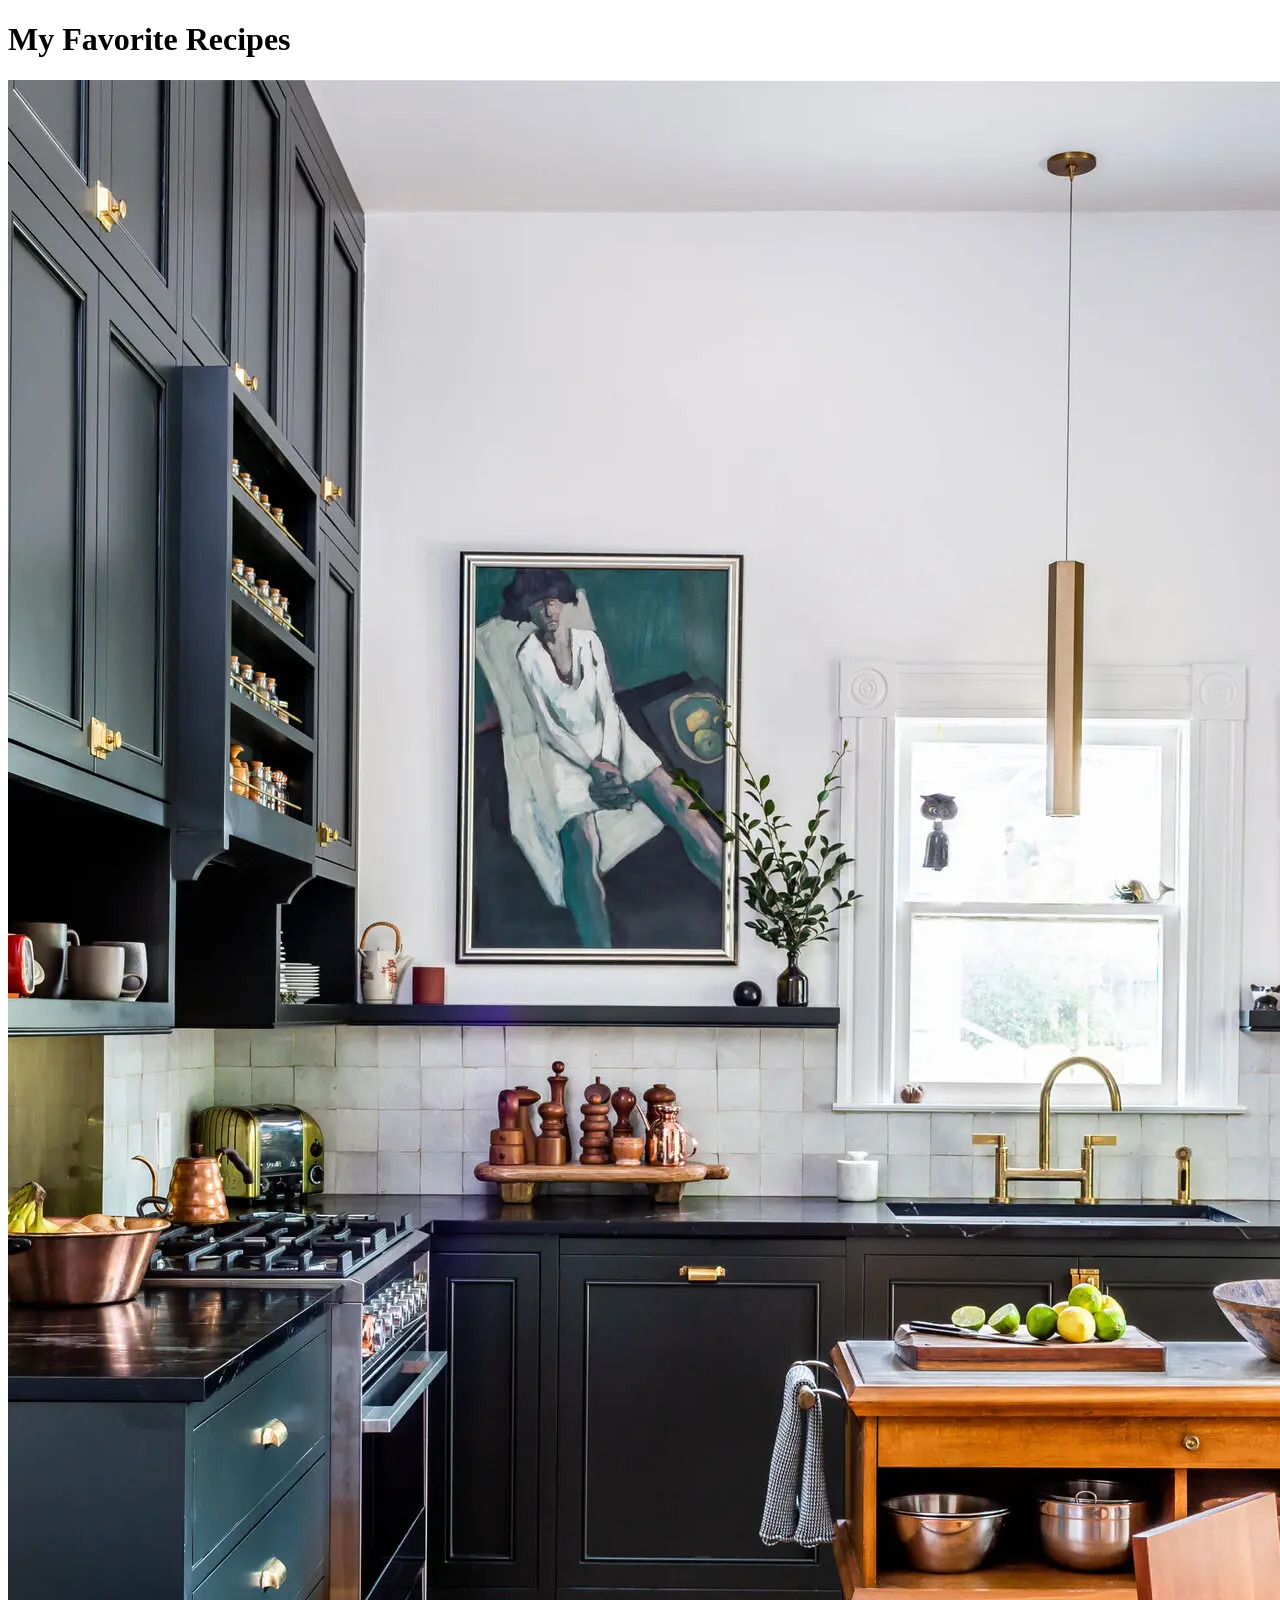
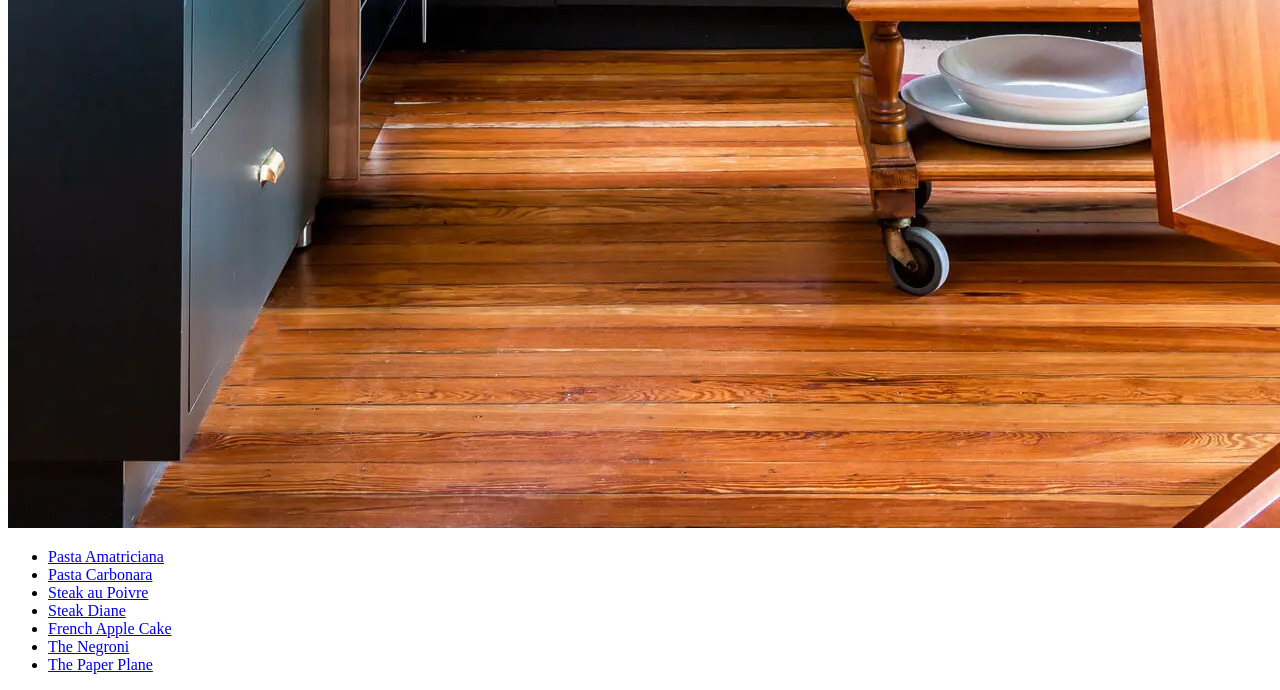
<file: index.html>
<!DOCTYPE html>
<html lang="en">
<head>
  <meta charset="UTF-8">
  <meta name="viewport" content="width=device-width, initial-scale=1.0">
  <title>My Favorite Recipes</title>
</head>
<body>
  <div>
    <h1>My Favorite Recipes</h1>
  </div>
  <div>
    <img src="./images/kitchen.jpg" alt="A Kitchen">
  </div>
  <div>
    <ul>
      <li><a href="./pages/amatriciana.html">Pasta Amatriciana</a></li>
      <li><a href="./pages/carbonara.html">Pasta Carbonara</a></li>
      <li><a href="./pages/steak-au-poivre.html">Steak au Poivre</a></li>
      <li><a href="./pages/steak-diane.html">Steak Diane</a></li>
      <li><a href="./pages/apple-cake.html">French Apple Cake</a></li>
      <li><a href="./pages/negroni.html">The Negroni</a></li>
      <li><a href="./pages/paper-plane.html">The Paper Plane</a></li>
    </ul>
  </div>
</body>
</html>
</file>
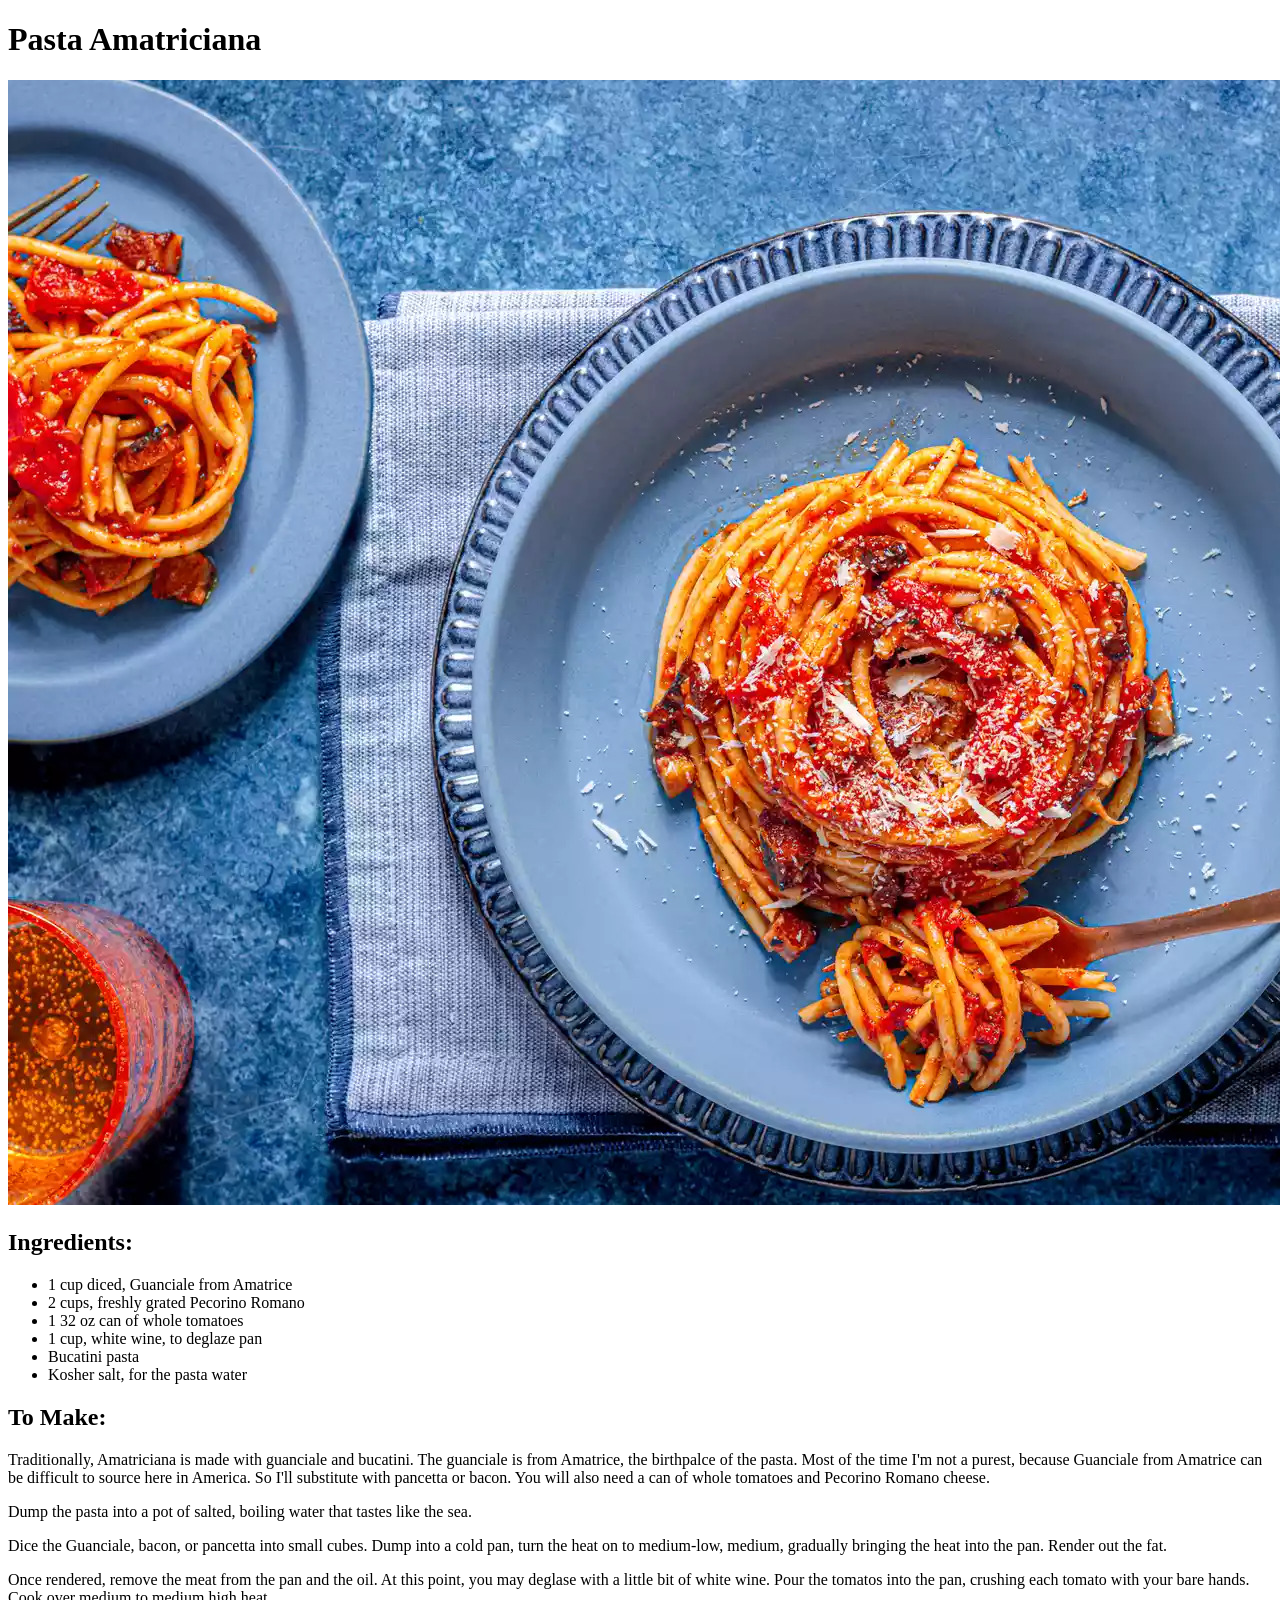
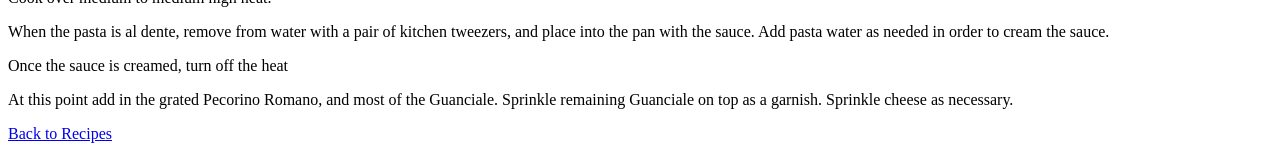
<file: pages/amatriciana.html>
<!DOCTYPE html>
<html lang="en">
<head>
  <meta charset="UTF-8">
  <meta name="viewport" content="width=device-width, initial-scale=1.0">
  <title>Pasta Amatriciana</title>
</head>
<body>
  <div>
    <h1>Pasta Amatriciana</h1>
  </div>

  <div>
    <img src="../images/amatriciana.jpg" alt="Pasta Amatriciana">
  </div>

  <div>
    <h2>Ingredients:</h2>
    <ul>
      <li>1 cup diced, Guanciale from Amatrice</li>
      <li>2 cups, freshly grated Pecorino Romano</li>
      <li>1 32 oz can of whole tomatoes</li>
      <li>1 cup, white wine, to deglaze pan</li>
      <li>Bucatini pasta</li>
      <li>Kosher salt, for the pasta water</li>
    </ul>
  </div>

  <div>
    <h2>To Make:</h2>
  </div>

  <div>
    <p>Traditionally, Amatriciana is made with guanciale and bucatini.  The guanciale is from Amatrice, the birthpalce of the pasta.  Most of the time I'm not a purest, because Guanciale from Amatrice can be difficult to source here in America.  So I'll substitute with pancetta or bacon.  You will also need a can of whole tomatoes and Pecorino Romano cheese.</p>
    <p>Dump the pasta into a pot of salted, boiling water that tastes like the sea.</p>
    <p>Dice the Guanciale, bacon, or pancetta into small cubes.  Dump into a cold pan, turn the heat on to medium-low, medium, gradually bringing the heat into the pan.  Render out the fat.</p>
    <p>Once rendered, remove the meat from the pan and the oil.  At this point, you may deglase with a little bit of white wine.  Pour the tomatos into the pan, crushing each tomato with your bare hands.  Cook over medium to medium high heat.</p>
    <p>When the pasta is al dente, remove from water with a pair of kitchen tweezers, and place into the pan with the sauce.  Add pasta water as needed in order to cream the sauce.</p>
    <p>Once the sauce is creamed, turn off the heat</p>
    <p>At this point add in the grated Pecorino Romano, and most of the Guanciale.  Sprinkle remaining Guanciale on top as a garnish.  Sprinkle cheese as necessary.</p>
  </div>

  <div>
    <a href="../index.html">Back to Recipes</a>
  </div>
</body>
</html>
</file>
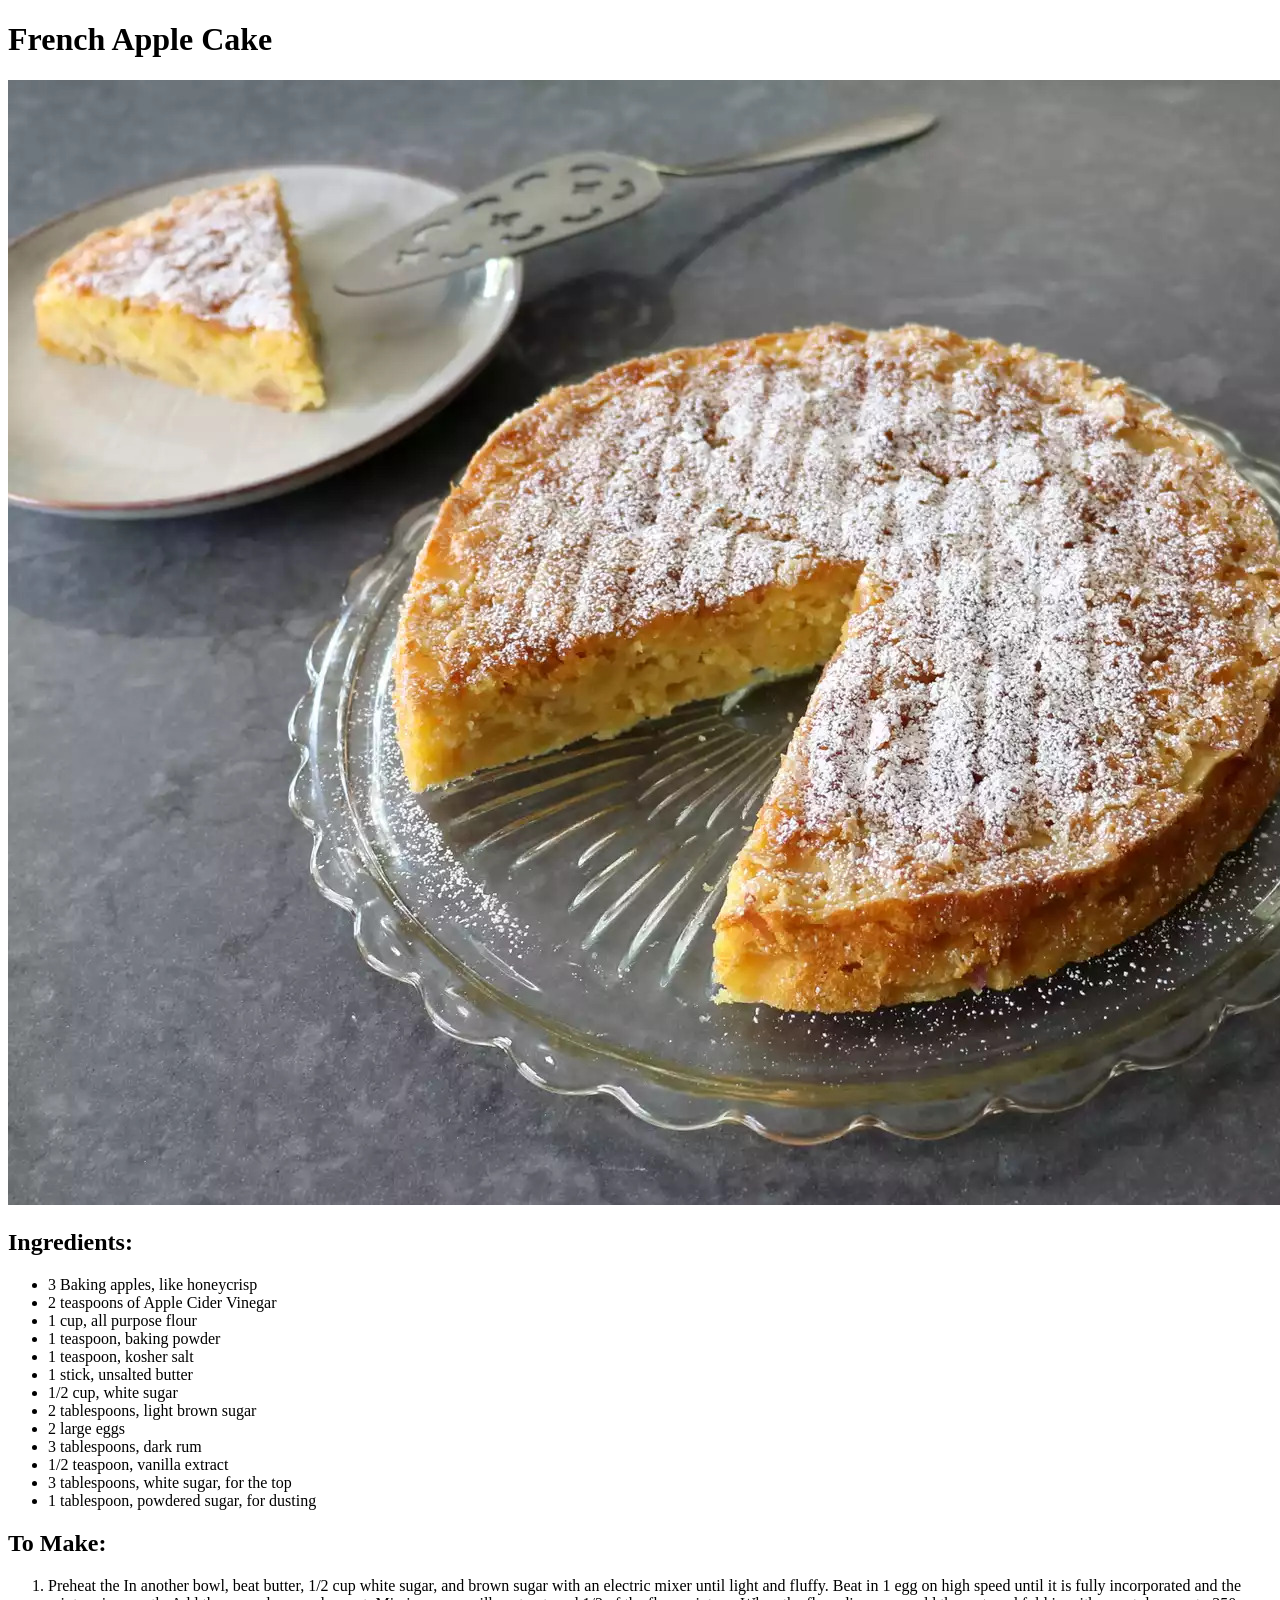
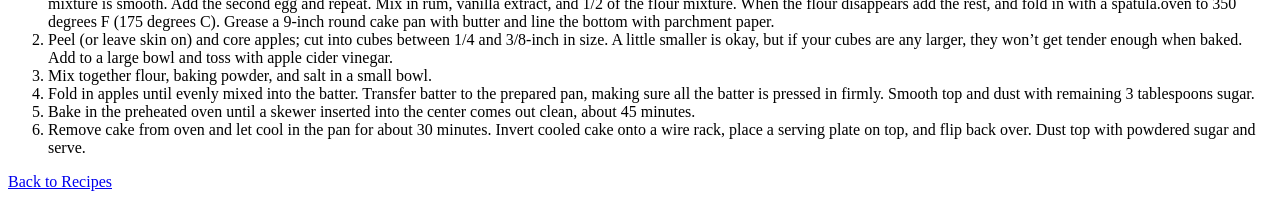
<file: pages/apple-cake.html>
<!DOCTYPE html>
<html lang="en">
<head>
  <meta charset="UTF-8">
  <meta name="viewport" content="width=device-width, initial-scale=1.0">
  <title>French Apple Cake</title>
</head>
  <body>
    <div>
      <h1>French Apple Cake</h1>
    </div>
    
    <div>
      <img src="../images/applecake.jpg" alt="French Apple Cake">
    </div>
    
    <div>
      <h2>Ingredients:</h2>
      <ul>
        <li>3 Baking apples, like honeycrisp</li>
        <li>2 teaspoons of Apple Cider Vinegar</li>
        <li>1 cup, all purpose flour</li>
        <li>1 teaspoon, baking powder</li>
        <li>1 teaspoon, kosher salt</li>
        <li>1 stick, unsalted butter</li>
        <li>1/2 cup, white sugar</li>
        <li>2 tablespoons, light brown sugar</li>
        <li>2 large eggs</li>
        <li>3 tablespoons, dark rum</li>
        <li>1/2 teaspoon, vanilla extract</li>
        <li>3 tablespoons, white sugar, for the top</li>
        <li>1 tablespoon, powdered sugar, for dusting</li>
      </ul>
    </div>
    
    <div>
      <h2>To Make:</h2>
    </div>
    
    <div>
      <ol>
        <li>Preheat the In another bowl, beat butter, 1/2 cup white sugar, and brown sugar with an electric mixer until light and fluffy. Beat in 1 egg on high speed until it is fully incorporated and the mixture is smooth. Add the second egg and repeat. Mix in rum, vanilla extract, and 1/2 of the flour mixture.  When the flour disappears add the rest, and fold in with a spatula.oven to 350 degrees F (175 degrees C). Grease a 9-inch round cake pan with butter and line the bottom with parchment paper.</li>
        <li>Peel (or leave skin on) and core apples; cut into cubes between 1/4 and 3/8-inch in size. A little smaller is okay, but if your cubes are any larger, they won’t get tender enough when baked.  Add to a large bowl and toss with apple cider vinegar.</li>
        <li>Mix together flour, baking powder, and salt in a small bowl.</li>
        <li>Fold in apples until evenly mixed into the batter. Transfer batter to the prepared pan, making sure all the batter is pressed in firmly. Smooth top and dust with remaining 3 tablespoons sugar.</li>
        <li>Bake in the preheated oven until a skewer inserted into the center comes out clean, about 45 minutes.</li>
        <li>Remove cake from oven and let cool in the pan for about 30 minutes. Invert cooled cake onto a wire rack, place a serving plate on top, and flip back over. Dust top with powdered sugar and serve.</li>
      </ol>
    </div>
    <div>
      <a href="../index.html">Back to Recipes</a>
    </div>
  </body>
</html>
</file>
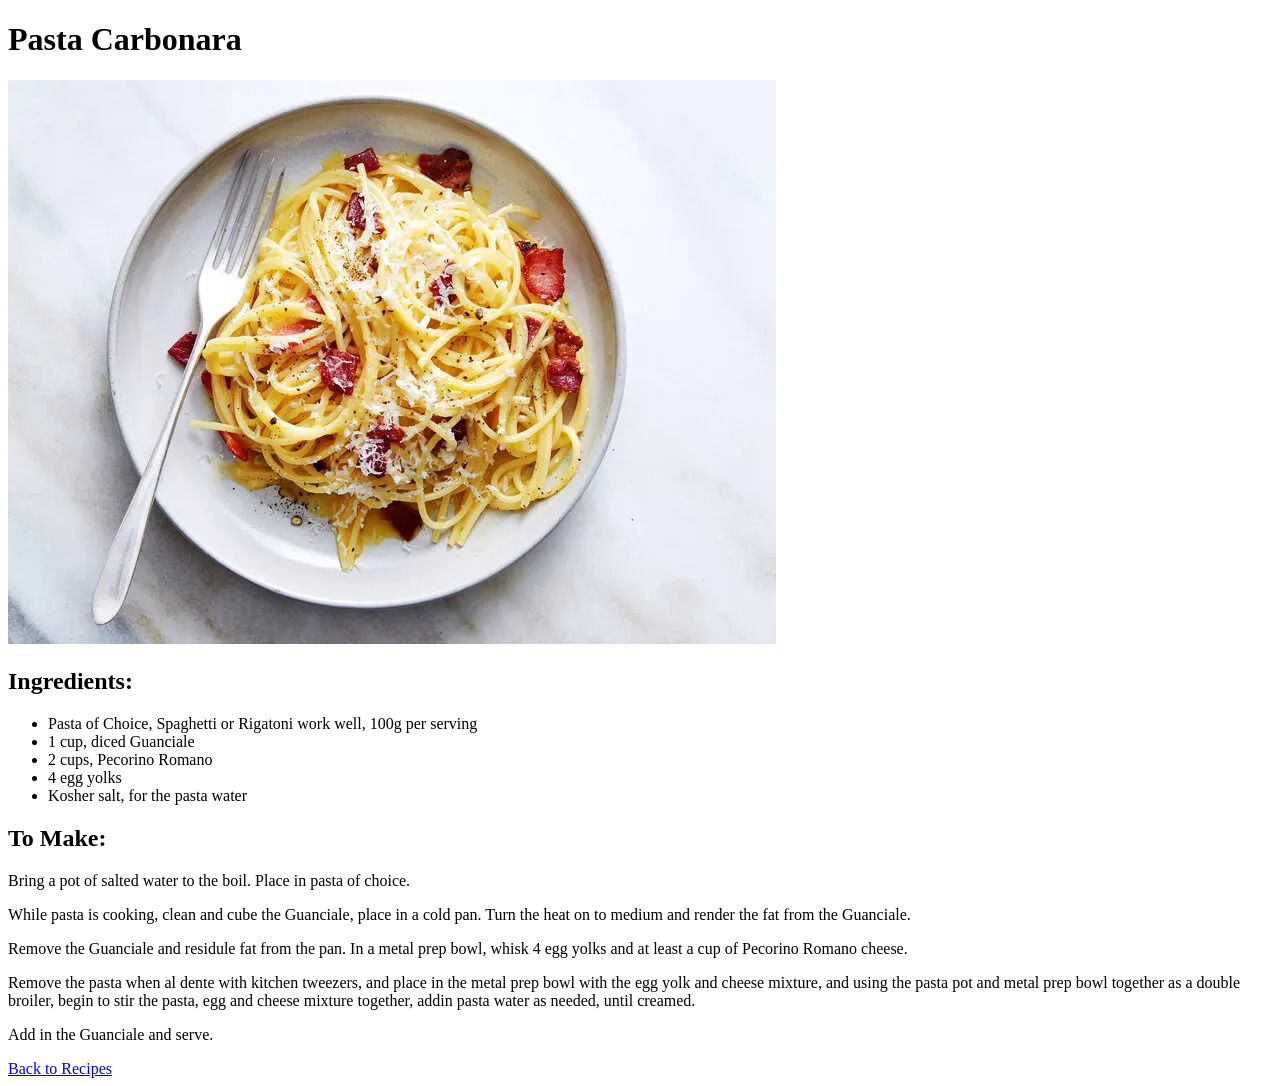
<file: pages/carbonara.html>
<!DOCTYPE html>
<html lang="en">
<head>
  <meta charset="UTF-8">
  <meta name="viewport" content="width=device-width, initial-scale=1.0">
  <title>Pasta Carbonara</title>
</head>
<body>
  <div>
    <h1>Pasta Carbonara</h1>
  </div>
  
  <div>
    <img src="../images/carbonara.jpg" alt="Plate of Carbonara">
  </div>
  
    <div>
      <h2>Ingredients:</h2>
      <ul>
        <li>Pasta of Choice, Spaghetti or Rigatoni work well, 100g per serving</li>
        <li>1 cup, diced Guanciale</li>
        <li>2 cups, Pecorino Romano</li>
        <li>4 egg yolks</li>
        <li>Kosher salt, for the pasta water</li>
      </ul>
    </div>
  <div>
    <h2>To Make:</h2>
  </div>
  
  <div>
    <p>Bring a pot of salted water to the boil.  Place in pasta of choice.</p>
    <p>While pasta is cooking, clean and cube the Guanciale, place in a cold pan.  Turn the heat on to medium and render the fat from the Guanciale.</p>
    <p>Remove the Guanciale and residule fat from the pan.  In a metal prep bowl, whisk 4 egg yolks and at least a cup of Pecorino Romano cheese.</p>
    <p>Remove the pasta when al dente with kitchen tweezers, and place in the metal prep bowl with the egg yolk and cheese mixture, and using the pasta pot and metal prep bowl together as a double broiler, begin to stir the pasta, egg and cheese mixture together, addin pasta water as needed, until creamed.</p>
    <p>Add in the Guanciale and serve.</p>
  </div>

  <div>
    <a href="../index.html">Back to Recipes</a>
  </div>
</body>
</html>
</file>
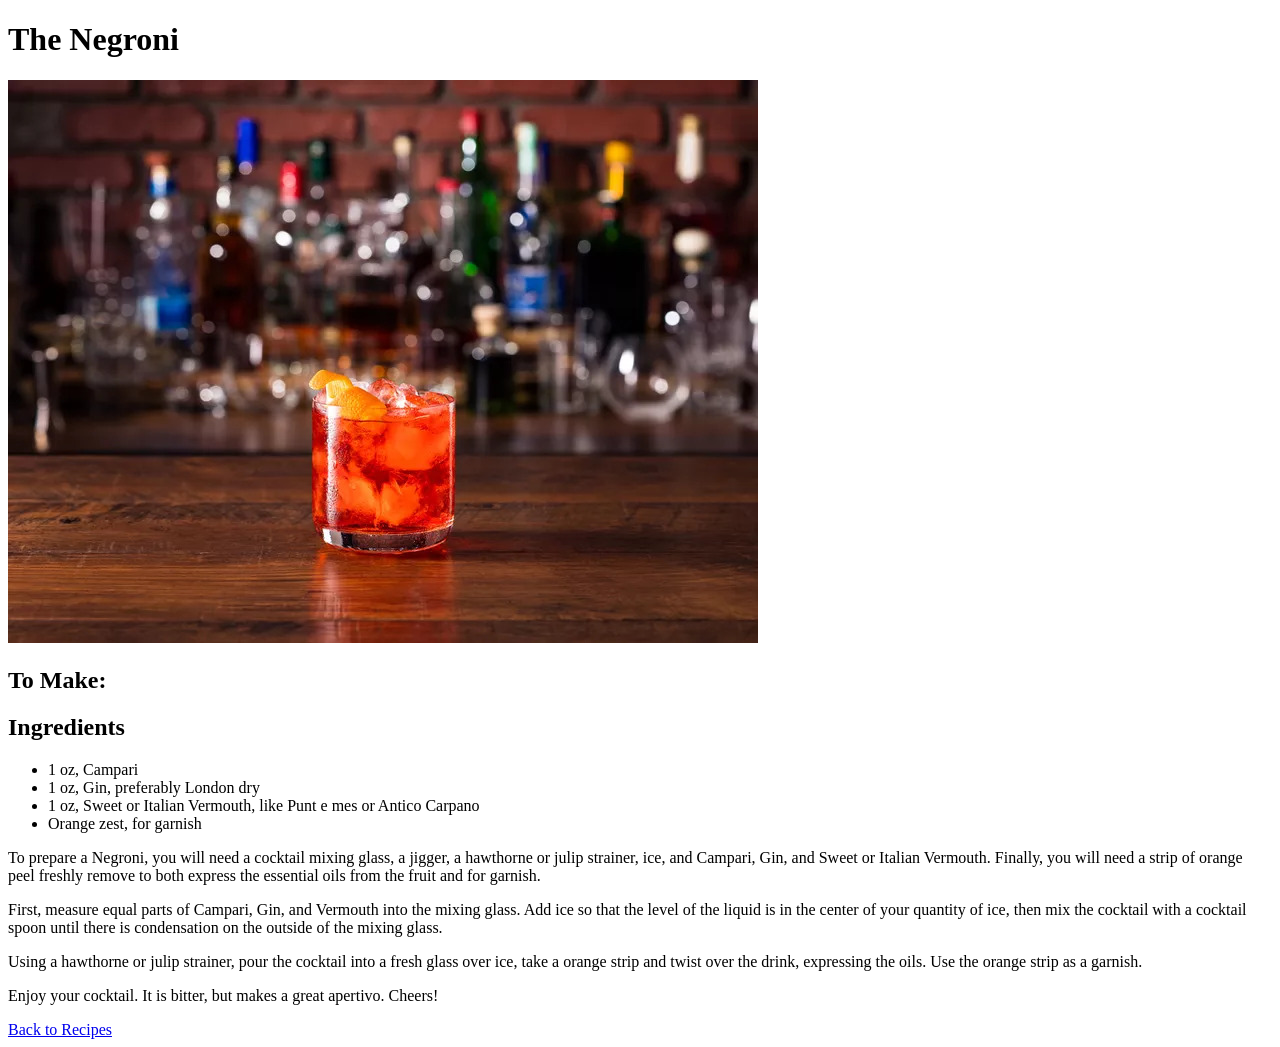
<file: pages/negroni.html>
<!DOCTYPE html>
<html lang="en">
<head>
  <meta charset="UTF-8">
  <meta name="viewport" content="width=device-width, initial-scale=1.0">
  <title>The Negroni</title>
</head>
<body>
    <div>
      <h1>The Negroni</h1>
    </div>
    <div>
      <img src="../images/Negroni.jpg" alt="Negroni sitting on a bar">
    </div>
  
    <div>
      <h2>To Make:</h2>
    </div>

    <div>
      <h2>Ingredients</h2>
      <ul>
        <li>1 oz, Campari</li>
        <li>1 oz, Gin, preferably London dry</li>
        <li>1 oz, Sweet or Italian Vermouth, like Punt e mes or Antico Carpano</li>
        <li>Orange zest, for garnish</li>
      </ul>
    </div>
    <div>
      <p>To prepare a Negroni, you will need a cocktail mixing glass, a jigger, a hawthorne or julip strainer, ice, and Campari, Gin, and Sweet or Italian Vermouth.  Finally, you will need a strip of orange peel freshly remove to both express the essential oils from the fruit and for garnish.</p>
      <p>First, measure equal parts of Campari, Gin, and Vermouth into the mixing glass.  Add ice so that the level of the liquid is in the center of your quantity of ice, then mix the cocktail with a cocktail spoon until there is condensation on the outside of the mixing glass.</p>
      <p>Using a hawthorne or julip strainer, pour the cocktail into a fresh glass over ice, take a orange strip and twist over the drink, expressing the oils.  Use the orange strip as a garnish.</p>
      <p>Enjoy your cocktail.  It is bitter, but makes a great apertivo.  Cheers!</p>
    </div>

    <div>
      <a href="../index.html">Back to Recipes</a>
    </div>

</body>
</html>
</file>
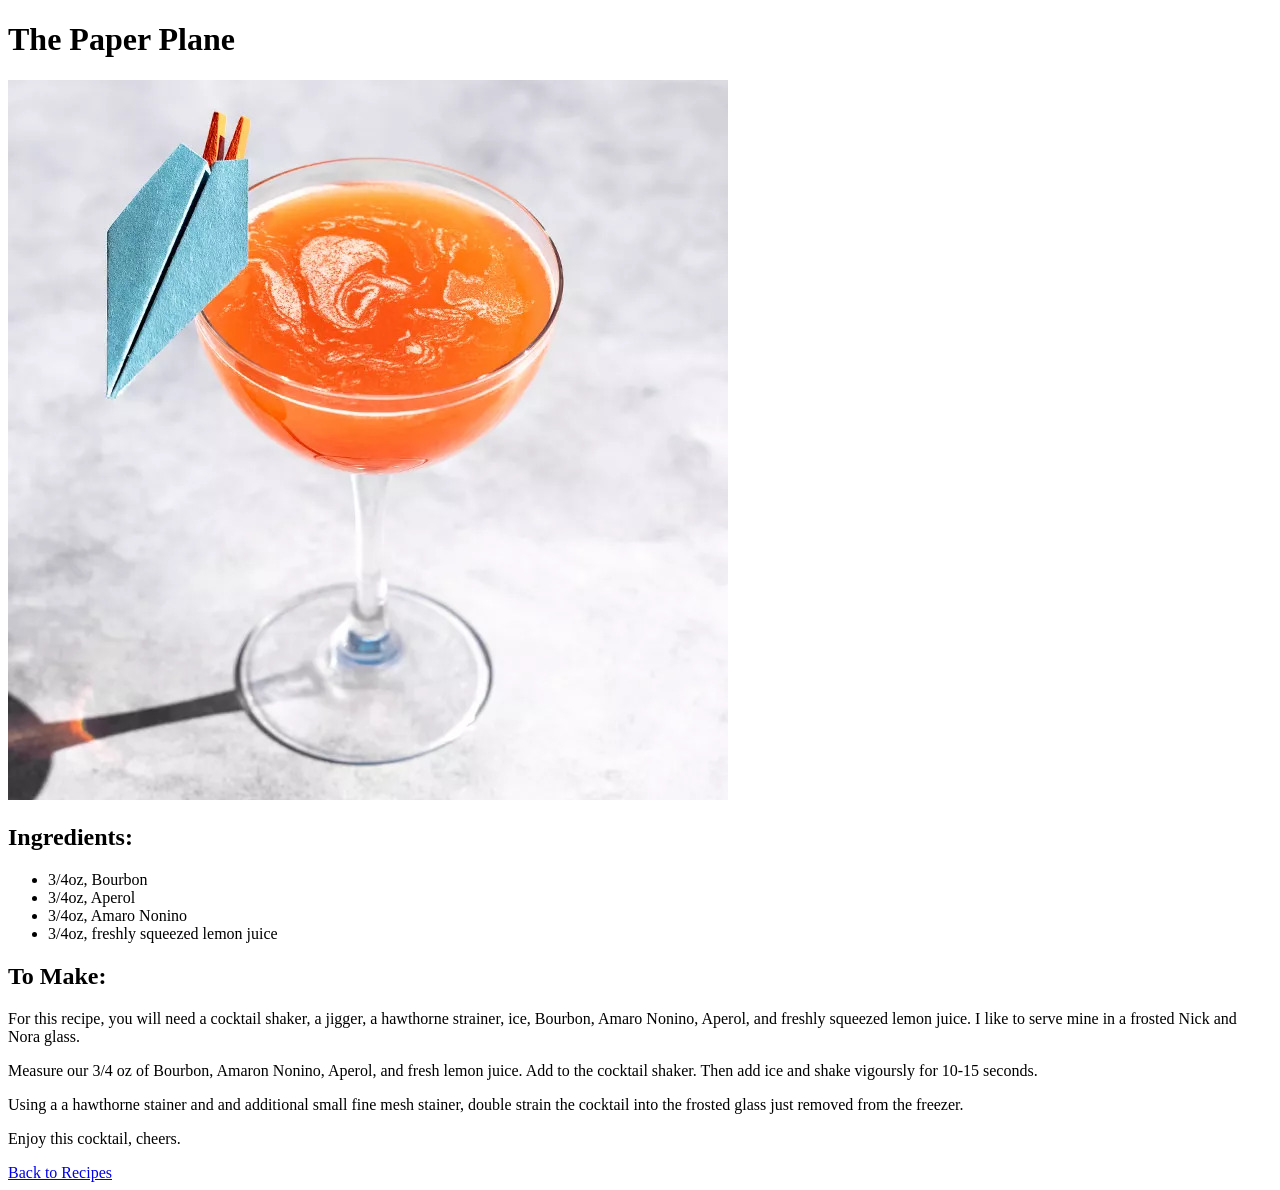
<file: pages/paper-plane.html>
<!DOCTYPE html>
<html lang="en">
<head>
  <meta charset="UTF-8">
  <meta name="viewport" content="width=device-width, initial-scale=1.0">
  <title>The Paper Plane</title>
</head>
<body>
    <div>
      <h1>The Paper Plane</h1>
    </div>

    <div>
      <img src="../images/paper-plane.jpg" alt="Paper Plane Cocktail">
    </div>

    <div>
      <h2>Ingredients:</h2>
      <ul>
        <li>3/4oz, Bourbon</li>
        <li>3/4oz, Aperol</li>
        <li>3/4oz, Amaro Nonino</li>
        <li>3/4oz, freshly squeezed lemon juice</li>
      </ul>
    </div>

    <div>
      <h2>To Make:</h2>
    </div>

    <div>
      <p>For this recipe, you will need a cocktail shaker, a jigger, a hawthorne strainer, ice, Bourbon, Amaro Nonino, Aperol, and freshly squeezed lemon juice.  I like to serve mine in a frosted Nick and Nora glass.</p>
      <p>Measure our 3/4 oz of Bourbon, Amaron Nonino, Aperol, and fresh lemon juice.  Add to the cocktail shaker.  Then add ice and shake vigoursly for 10-15 seconds.</p>
      <p>Using a a hawthorne stainer and and additional small fine mesh stainer, double strain the cocktail into the frosted glass just removed from the freezer.</p>
      <p>Enjoy this cocktail, cheers.</p>
    </div>

    <div>
      <a href="../index.html">Back to Recipes</a>
    </div>
</body>
</html>
</file>
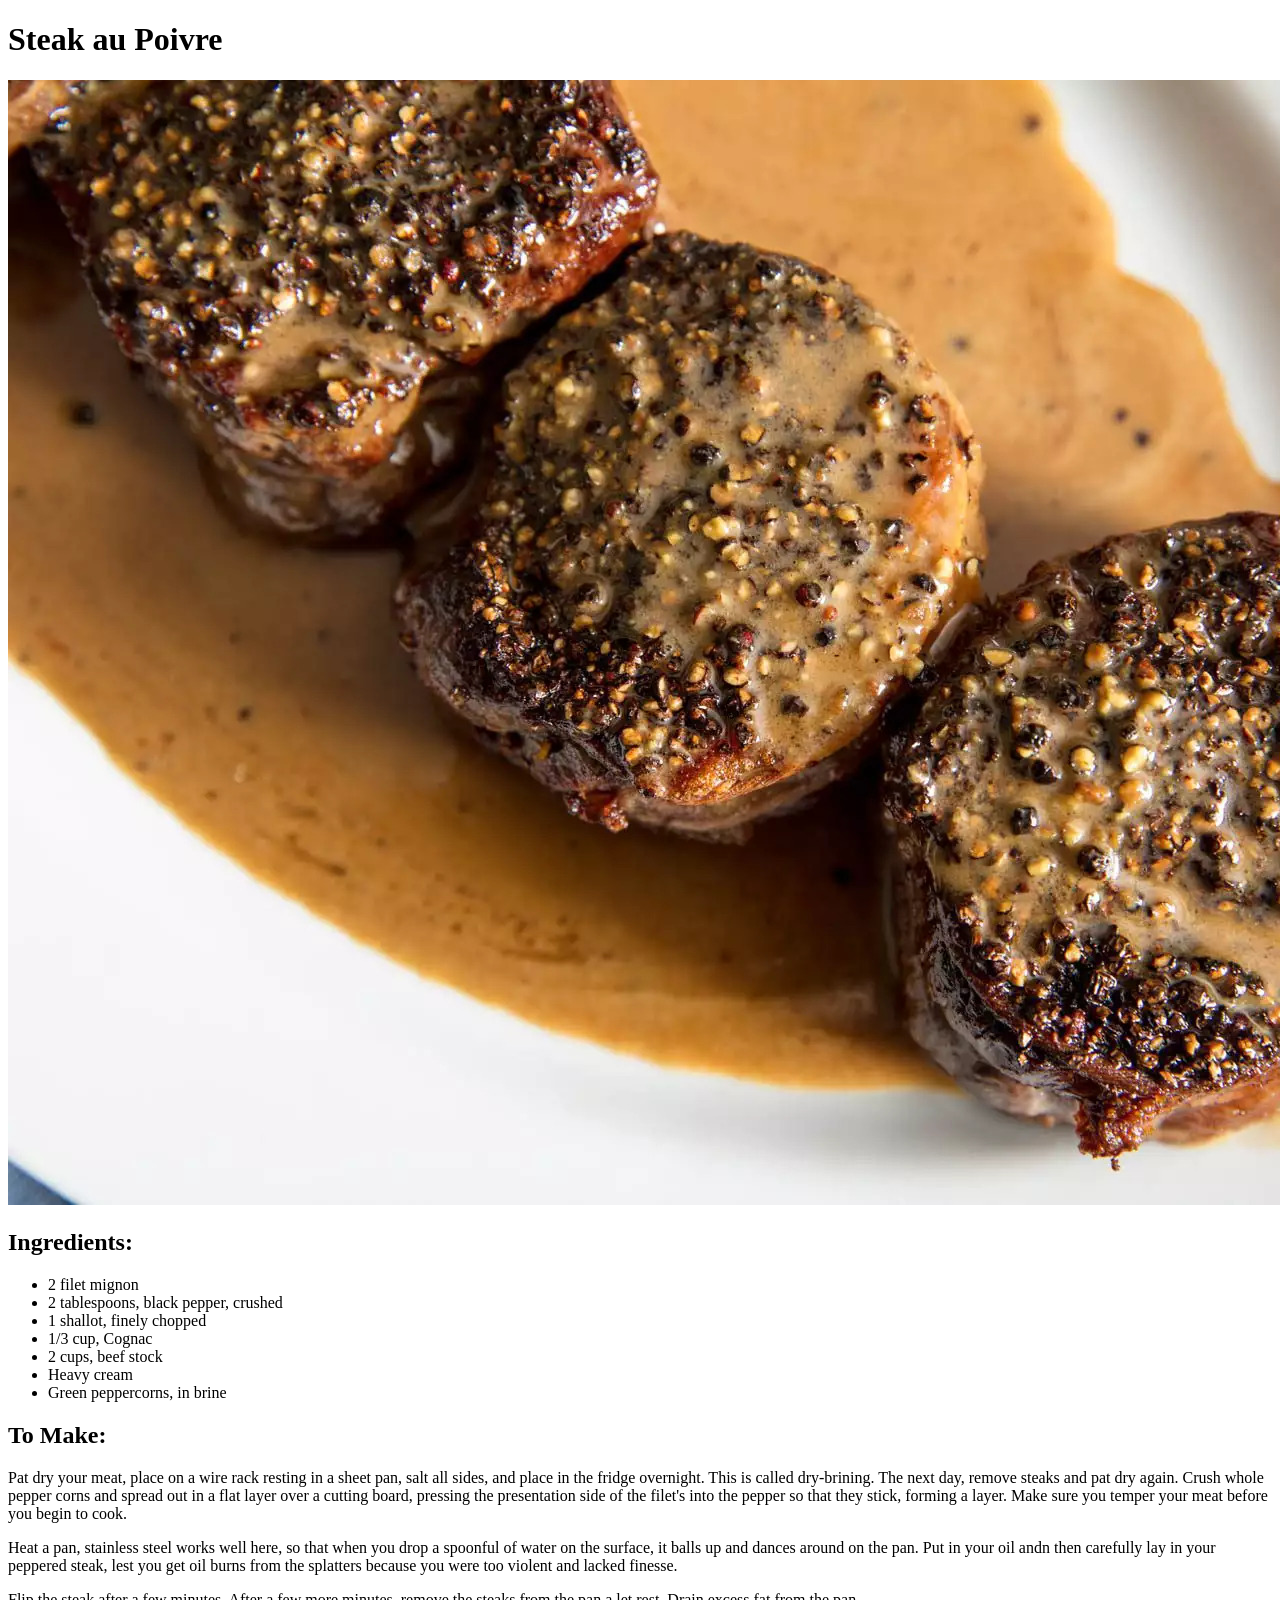
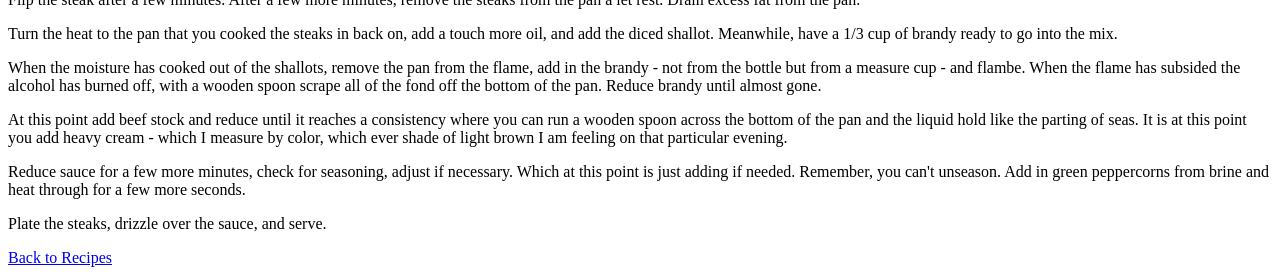
<file: pages/steak-au-poivre.html>
<!DOCTYPE html>
<html lang="en">
<head>
  <meta charset="UTF-8">
  <meta name="viewport" content="width=device-width, initial-scale=1.0">
  <title>Steak au Poivre</title>
</head>
<body> 
  <div>
    <h1>Steak au Poivre</h1>
  </div>

  <div>
    <img src="../images/steakaupoivre.jpg" alt="Steak in Pepper Sauce">
  </div>

  <div>
    <h2>Ingredients:</h2>
    <ul>
      <li>2 filet mignon</li>
      <li>2 tablespoons, black pepper, crushed</li>
      <li>1 shallot, finely chopped</li>
      <li>1/3 cup, Cognac</li>
      <li>2 cups, beef stock</li>
      <li>Heavy cream</li>
      <li>Green peppercorns, in brine</li>
    </ul>
  </div>

  <div>
    <h2>To Make:</h2>
  </div>

  <div>
    <p>Pat dry your meat, place on a wire rack resting in a sheet pan, salt all sides, and place in the fridge overnight.  This is called dry-brining.  The next day, remove steaks and pat dry again.  Crush whole pepper corns and spread out in a flat layer over a cutting board, pressing the presentation side of the filet's into the pepper so that they stick, forming a layer.  Make sure you temper your meat before you begin to cook.</p>
    <p>Heat a pan, stainless steel works well here, so that when you drop a spoonful of water on the surface, it balls up and dances around on the pan.  Put in your oil andn then carefully lay in your peppered steak, lest you get oil burns from the splatters because you were too violent and lacked finesse.</p>
    <p>Flip the steak after a few minutes.  After a few more minutes, remove the steaks from the pan a let rest.  Drain excess fat from the pan.</p>
    <p>Turn the heat to the pan that you cooked the steaks in back on, add a touch more oil, and add the diced shallot.  Meanwhile, have a 1/3 cup of brandy ready to go into the mix.</p>
    <p>When the moisture has cooked out of the shallots, remove the pan from the flame, add in the brandy - not from the bottle but from a measure cup - and flambe.  When the flame has subsided the alcohol has burned off, with a wooden spoon scrape all of the fond off the bottom of the pan.  Reduce brandy until almost gone.</p>
    <p>At this point add beef stock and reduce until it reaches a consistency where you can run a wooden spoon across the bottom of the pan and the liquid hold like the parting of seas.  It is at this point you add heavy cream - which I measure by color, which ever shade of light brown I am feeling on that particular evening.</p>
    <p>Reduce sauce for a few more minutes, check for seasoning, adjust if necessary.  Which at this point is just adding if needed.  Remember, you can't unseason.  Add in green peppercorns from brine and heat through for a few more seconds.</p>
    <p>Plate the steaks, drizzle over the sauce, and serve.</p>
  </div>

  <div>
    <a href="../index.html">Back to Recipes</a>
  </div>
</body>
</html>
</file>
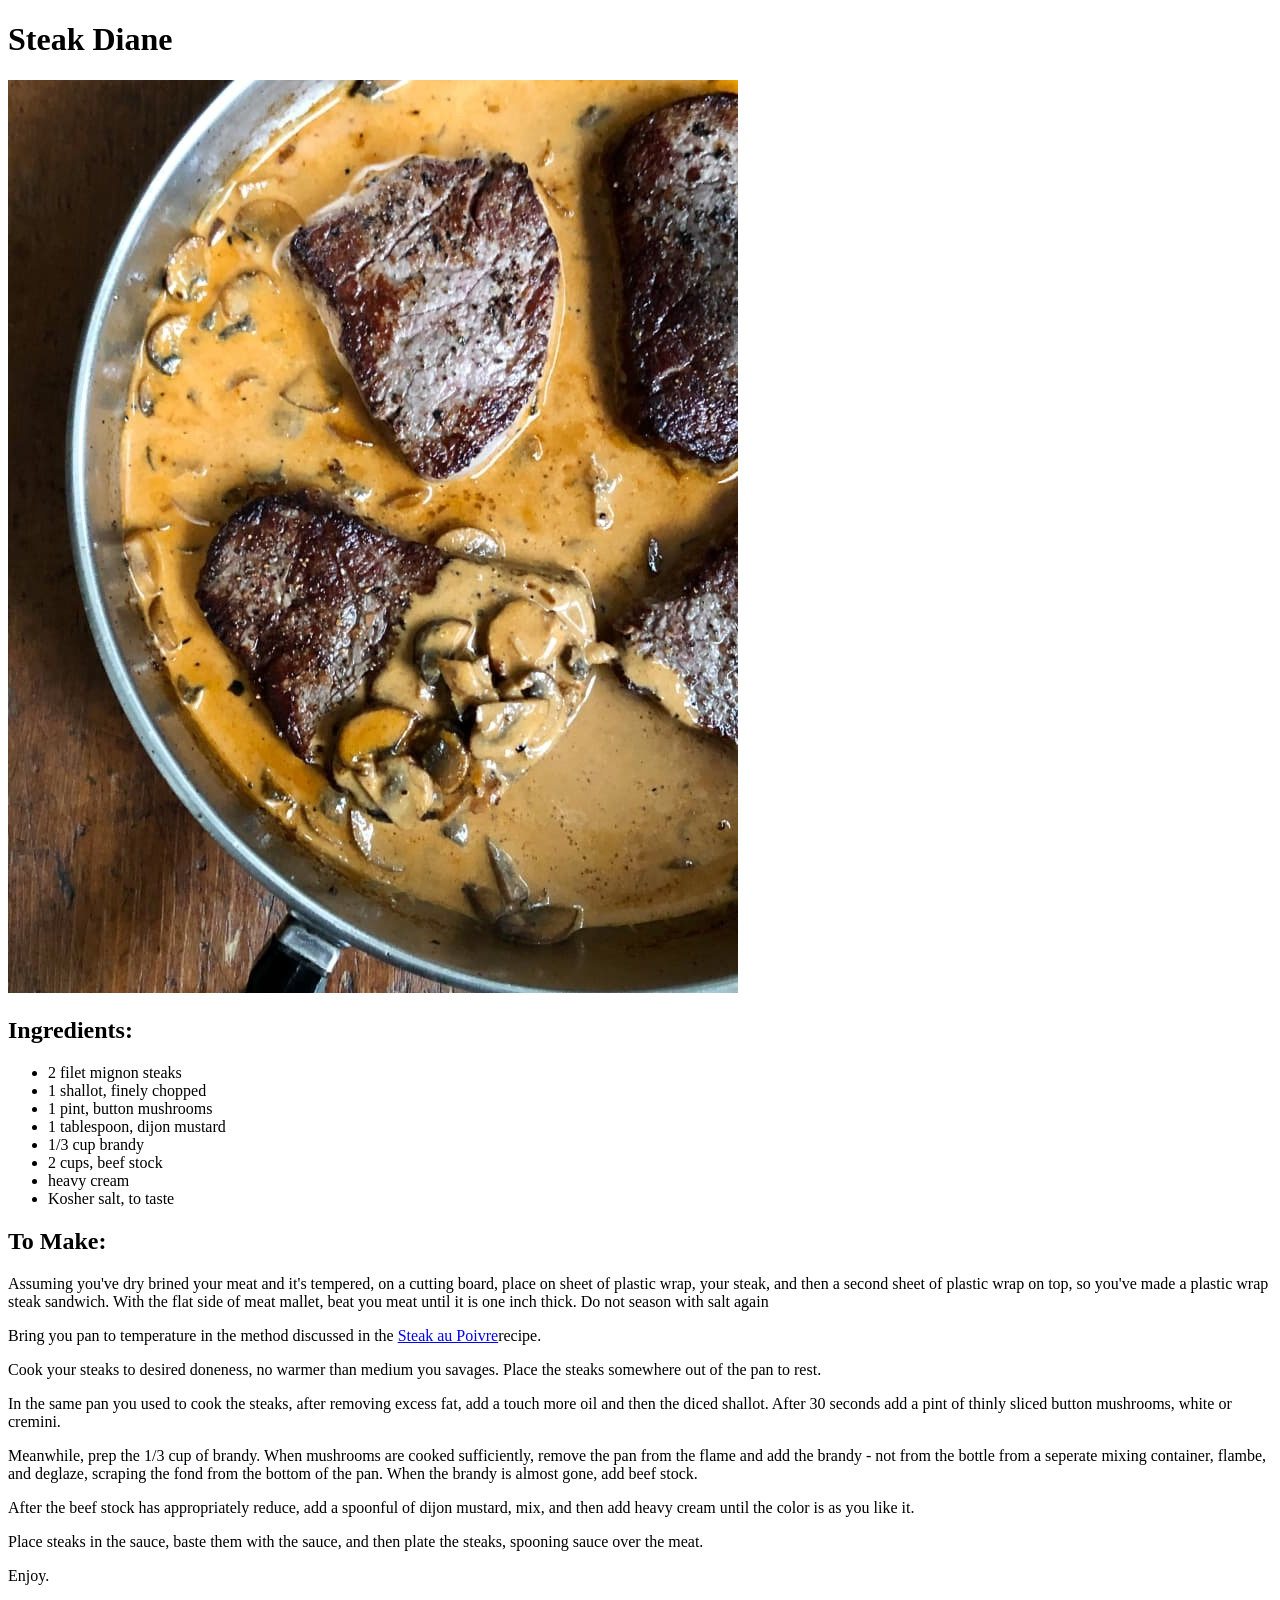
<file: pages/steak-diane.html>
<!DOCTYPE html>
<html lang="en">
<head>
  <meta charset="UTF-8">
  <meta name="viewport" content="width=device-width, initial-scale=1.0">
  <title>Steak Diane</title>
</head>
<body>
  <div>
    <h1>Steak Diane</h1>
  </div>

  <div>
    <img src="../images/steakdiane.jpg" alt="Steak Diane on a plate">
  </div>

  <div>
    <h2>Ingredients:</h2>
    <ul>
      <li>2 filet mignon steaks</li>
      <li>1 shallot, finely chopped</li>
      <li>1 pint, button mushrooms</li>
      <li>1 tablespoon, dijon mustard</li>
      <li>1/3 cup brandy</li>
      <li>2 cups, beef stock</li>
      <li>heavy cream</li>
      <li>Kosher salt, to taste</li>
    </ul>
  </div>

  <div>
    <h2>To Make:</h2>

    <div>
      <p>Assuming you've dry brined your meat and it's tempered, on a cutting board, place on sheet of plastic wrap, your steak, and then a second sheet of plastic wrap on top, so you've made a plastic wrap steak sandwich.  With the flat side of meat mallet, beat you meat until it is one inch thick.  Do not season with salt again</p>
      <p>Bring you pan to temperature in the method discussed in the <a href="../pages/steak-au-poivre.html">Steak au Poivre</a>recipe.</p>
      <p>Cook your steaks to desired doneness, no warmer than medium you savages.  Place the steaks somewhere out of the pan to rest.</p>
      <p>In the same pan you used to cook the steaks, after removing excess fat, add a touch more oil and then the diced shallot.  After 30 seconds add a pint of thinly sliced button mushrooms, white or cremini.</p>
      <p>Meanwhile, prep the 1/3 cup of brandy.  When mushrooms are cooked sufficiently, remove the pan from the flame and add the brandy - not from the bottle from a seperate mixing container, flambe, and deglaze, scraping the fond from the bottom of the pan.  When the brandy is almost gone, add beef stock.</p>
      <p>After the beef stock has appropriately reduce, add a spoonful of dijon mustard, mix, and then add heavy cream until the color is as you like it.</p>
      <p>Place steaks in the sauce, baste them with the sauce, and then plate the steaks, spooning sauce over the meat.</p>
      <p>Enjoy.</p>  
    </div>
  </div>

  <div>
    <a href="../index.html">Back to Recipes</a>
  </div>
</body>
</html>
</file>
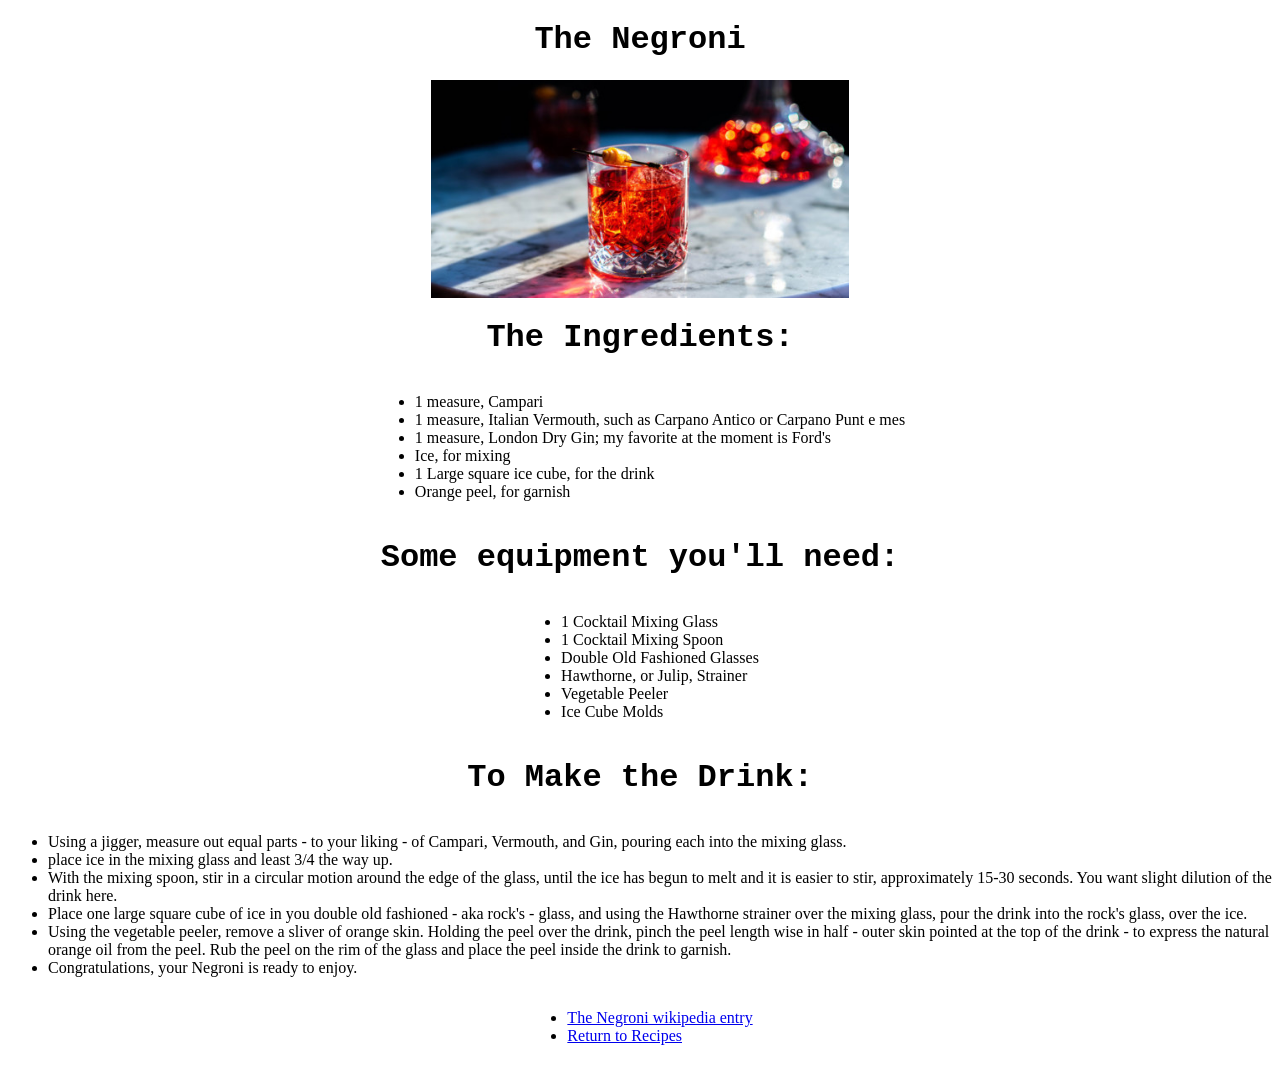
<file: recipes/negroni.html>
<!DOCTYPE html>

<html lang="en">
    <head>
        <meta charset="UTF-8">
        <Title>How to make a Negroni</Title>
        <link rel="stylesheet" href="negroni.css">
    </head>

    <body>
        
        <h1 class="header">The Negroni</h1>

        <img src="../img/negroni.jpg" alt="A refreshing negroni" class="image">

        <h1 class="header">The Ingredients:</h1>
        
        <div class="container">    
            <ul class="myUL">
                <li>1 measure, Campari</li>
                <li>1 measure, Italian Vermouth, such as Carpano Antico or Carpano Punt e mes</li>
                <li>1 measure, London Dry Gin; my favorite at the moment is Ford's</li>
                <li>Ice, for mixing</li>
                <li>1 Large square ice cube, for the drink</li>
                <li>Orange peel, for garnish</li>
            </ul>
        </div>

        <h1 class="header">Some equipment you'll need:</h1>
        
        <div class="container">
            <ul class="myUL">
                <li>1 Cocktail Mixing Glass</li>
                <li>1 Cocktail Mixing Spoon</li>
                <li>Double Old Fashioned Glasses</li>
                <li>Hawthorne, or Julip, Strainer</li>
                <li>Vegetable Peeler</li>
                <li>Ice Cube Molds</li>
            </ul>
        </div>

        <h1 class="header">To Make the Drink:</h1>

        <div class="container">
            <ul class="myUL">
                <li>Using a jigger, measure out equal parts - to your liking - of Campari, Vermouth, and Gin, pouring each into the mixing glass.</li>
                <li>place ice in the mixing glass and least 3/4 the way up.</li>
                <li>With the mixing spoon, stir in a circular motion around the edge of the glass, until the ice has begun to melt and it is easier to stir, approximately 15-30 seconds.  You want slight dilution of the drink here.</li>
                <li>Place one large square cube of ice in you double old fashioned - aka rock's - glass, and using the Hawthorne strainer over the mixing glass, pour the drink into the rock's glass, over the ice.</li>
                <li>Using the vegetable peeler, remove a sliver of orange skin.  Holding the peel over the drink, pinch the peel length wise in half - outer skin pointed at the top of the drink - to express the natural orange oil from the peel.  Rub the peel on the rim of the glass and place the peel inside the drink to garnish.</li>
                <li>Congratulations, your Negroni is ready to enjoy.</li>
            </ul>
        </div>
        
        <div class="container">
            <ul class="myUL">
                <li><a href="https://en.wikipedia.org/wiki/Negroni">The Negroni wikipedia entry</a></li>
                <li><a href="../index.html">Return to Recipes</a></li>
            </ul>
        </div>

    </body>
</html>
</file>
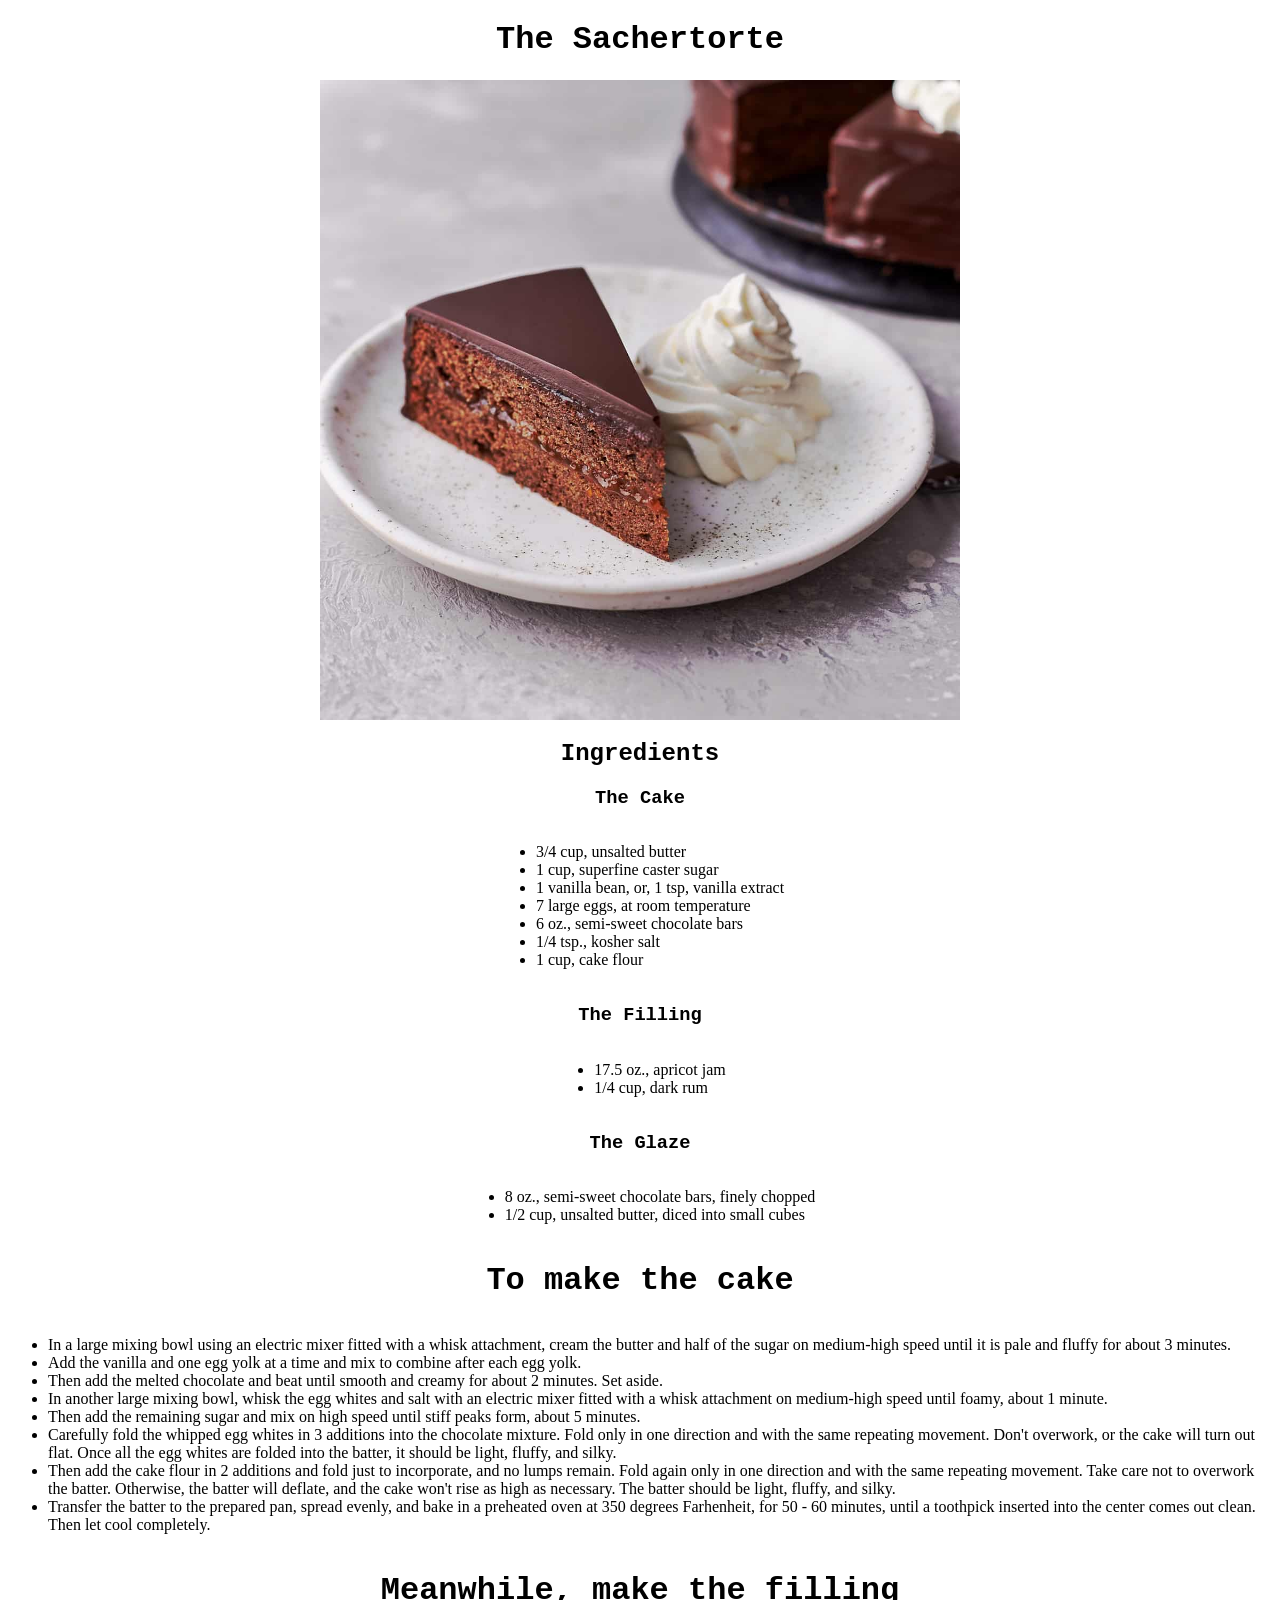
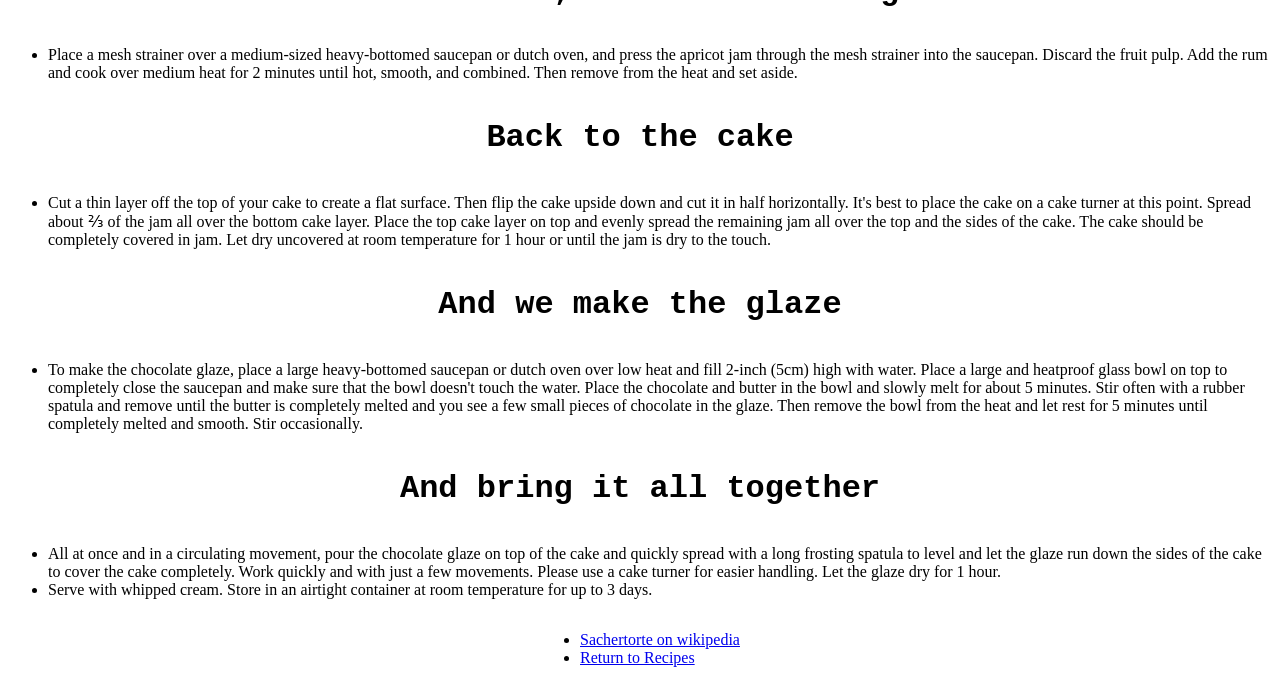
<file: recipes/sachertorte.html>
<!DOCTYPE html>
<html lang="en">
<head>
    <meta charset="UTF-8">
    <title>The Sachertorte</title>
    <link rel="stylesheet" href="sachertorte.css">
</head>

<body>
    
    <h1 class="header">The Sachertorte</h1>
    
    <img class="image" src="../img/torte.jpg" alt="A Sachertorte">

    <h2 class="header">Ingredients</h2>

        <h3 class="header">The Cake</h3>
        
        <div class="container">
            <ul class="myUL">
                <li>3/4 cup, unsalted butter</li>
                <li>1 cup, superfine caster sugar</li>
                <li>1 vanilla bean, or, 1 tsp, vanilla extract</li>
                <li>7 large eggs, at room temperature</li>
                <li>6 oz., semi-sweet chocolate bars</li>
                <li>1/4 tsp., kosher salt</li>
                <li>1 cup, cake flour</li>
            </ul>
        </div>

        <h3 class="header">The Filling</h3>

        <div class="container">
            <ul class="myUL">
                <li>17.5 oz., apricot jam</li>
                <li>1/4 cup, dark rum</li>
            </ul>
        </div>

        <h3 class="header">The Glaze</h3>

        <div class="container">
            <ul class="myUL">
                <li>8 oz., semi-sweet chocolate bars, finely chopped</li>
                <li>1/2 cup, unsalted butter, diced into small cubes</li>
            </ul>
        </div>

        <h1 class="header">To make the cake</h1>

        <div class="container">
            <ul class="myUL">
                <li>In a large mixing bowl using an electric mixer fitted with a whisk attachment, cream the butter and half of the sugar on medium-high speed until it is pale and fluffy for about 3 minutes. </li>
                <li>Add the vanilla and one egg yolk at a time and mix to combine after each egg yolk.</li>
                <li>Then add the melted chocolate and beat until smooth and creamy for about 2 minutes. Set aside.</li>
                <li>In another large mixing bowl, whisk the egg whites and salt with an electric mixer fitted with a whisk attachment on medium-high speed until foamy, about 1 minute.</li>
                <li>Then add the remaining sugar and mix on high speed until stiff peaks form, about 5 minutes.</li>
                <li>Carefully fold the whipped egg whites in 3 additions into the chocolate mixture. Fold only in one direction and with the same repeating movement. Don't overwork, or the cake will turn out flat.  Once all the egg whites are folded into the batter, it should be light, fluffy, and silky.</li>
                <li>Then add the cake flour in 2 additions and fold just to incorporate, and no lumps remain. Fold again only in one direction and with the same repeating movement. Take care not to overwork the batter. Otherwise, the batter will deflate, and the cake won't rise as high as necessary.  The batter should be light, fluffy, and silky.</li>
                <li>Transfer the batter to the prepared pan, spread evenly, and bake in a preheated oven at 350 degrees Farhenheit, for 50 - 60 minutes, until a toothpick inserted into the center comes out clean.  Then let cool completely.</li>
            </ul>
        </div>

        <h1 class="header">Meanwhile, make the filling</h1>        
        
        <div class="container">
            <ul class="myUL">
                <li>Place a mesh strainer over a medium-sized heavy-bottomed saucepan or dutch oven, and press the apricot jam through the mesh strainer into the saucepan. Discard the fruit pulp. Add the rum and cook over medium heat for 2 minutes until hot, smooth, and combined. Then remove from the heat and set aside.</li>
            </ul>
        </div>

        <h1 class="header">Back to the cake</h1>

        <div class="container">
            <ul class="myUL">
                <li>Cut a thin layer off the top of your cake to create a flat surface. Then flip the cake upside down and cut it in half horizontally. It's best to place the cake on a cake turner at this point. Spread about ⅔ of the jam all over the bottom cake layer. Place the top cake layer on top and evenly spread the remaining jam all over the top and the sides of the cake. The cake should be completely covered in jam. Let dry uncovered at room temperature for 1 hour or until the jam is dry to the touch.</li>
            </ul>
        </div>

        <h1 class="header">And we make the glaze</h1>

        <div class="container">
            <ul class="myUL">
                <li>To make the chocolate glaze, place a large heavy-bottomed saucepan or dutch oven over low heat and fill 2-inch (5cm) high with water. Place a large and heatproof glass bowl on top to completely close the saucepan and make sure that the bowl doesn't touch the water. Place the chocolate and butter in the bowl and slowly melt for about 5 minutes. Stir often with a rubber spatula and remove until the butter is completely melted and you see a few small pieces of chocolate in the glaze. Then remove the bowl from the heat and let rest for 5 minutes until completely melted and smooth. Stir occasionally.</li>
            </ul>
        </div>

        <h1 class="header">And bring it all together</h1>

        <div class="container">
            <ul class="myUL">
                <li>All at once and in a circulating movement, pour the chocolate glaze on top of the cake and quickly spread with a long frosting spatula to level and let the glaze run down the sides of the cake to cover the cake completely. Work quickly and with just a few movements. Please use a cake turner for easier handling. Let the glaze dry for 1 hour.</li>
                <li>Serve with whipped cream. Store in an airtight container at room temperature for up to 3 days.</li>
            </ul>
        </div>

        <div class="container">
            <ul class="myUL">
                <li><a href="https://en.wikipedia.org/wiki/Sachertorte">Sachertorte on wikipedia</a></li>
                <li><a href="../index.html">Return to Recipes</a></li>
            </ul>
        </div> 

</body>
</html>
</file>
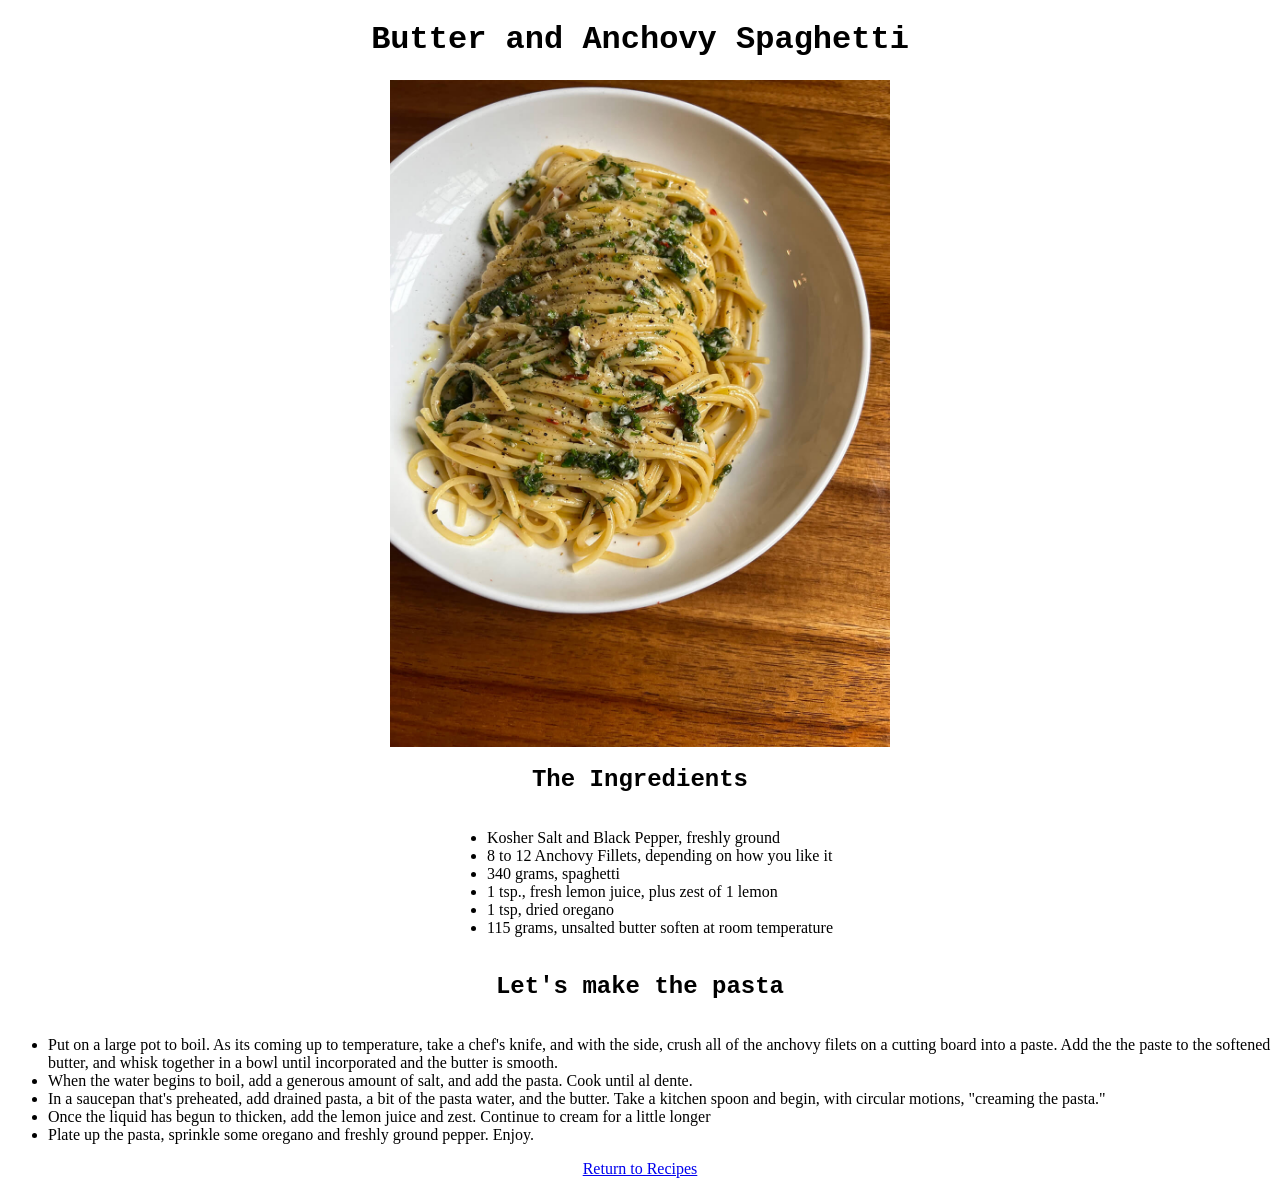
<file: recipes/spaghetti.html>
<!DOCTYPE html>

<html lang="en">

    <head>
        <meta charset="UTF-8">
        <title>Butter and Anchovy Spaghetti</title>
        <link rel="stylesheet" href="spaghetti.css">
    </head>

    <body>
        
        <h1 class="header">Butter and Anchovy Spaghetti</h1>

        <img src="../img/spaghetti.jpg" alt="Butter and Anchovy Spaghetti" class="image">

        <h2 class="header">The Ingredients</h2>

        <div class="container">
            <ul class="myUL">
                <li>Kosher Salt and Black Pepper, freshly ground</li>
                <li>8 to 12 Anchovy Fillets, depending on how you like it</li>
                <li>340 grams, spaghetti</li>
                <li>1 tsp., fresh lemon juice, plus zest of 1 lemon</li>
                <li>1 tsp, dried oregano</li>
                <li>115 grams, unsalted butter soften at room temperature</li>
            </ul>
        </div>    

        <h2 class="header">Let's make the pasta</h2>

        <div class="container">    
            <ul class="myUL">
                <li>Put on a large pot to boil.  As its coming up to temperature, take a chef's knife, and with the side, crush all of the anchovy filets on a cutting board into a paste.  Add the the paste to the softened butter, and whisk together in a bowl until incorporated and the butter is smooth.</li>
                <li>When the water begins to boil, add a generous amount of salt, and add the pasta.  Cook until al dente.</li>
                <li>In a saucepan that's preheated, add drained pasta, a bit of the pasta water, and the butter.  Take a kitchen spoon and begin, with circular motions, "creaming the pasta."</li>
                <li>Once the liquid has begun to thicken, add the lemon juice and zest.  Continue to cream for a little longer</li>
                <li>Plate up the pasta, sprinkle some oregano and freshly ground pepper.  Enjoy.</li>
            </ul>
        </div>    
        
        <div class="container">
            <a href="../index.html">Return to Recipes</a>
        </div>
        
    </body>
</html>
</file>
<file: recipes/negroni.css>
.header {
    font-family: 'Courier New', Courier, monospace;
    font-weight: bold;
    text-align: center;
}

.image {
    display: block;
    margin-left: auto;
    margin-right: auto;
    width: 33%;
    height: auto;
}

div.container {
    text-align: center;
}

ul.myUL {
    display: inline-block;
    text-align: left;
}
</file>
<file: recipes/sachertorte.css>
.header {
    font-family: 'Courier New', Courier, monospace;
    font-weight: bold;
    text-align: center;
}

.image {
    display: block;
    margin-left: auto;
    margin-right: auto;
    width:  640px;
    height: auto;
}

div.container {
    text-align: center;
}

ul.myUL {
    display: inline-block;
    text-align: left;
}
</file>
<file: recipes/spaghetti.css>
.header {
    text-align: center;
    font-family: 'Courier New', Courier, monospace;
}

.image {
    display: block;
    margin-left: auto;
    margin-right: auto;
    width: 500px;
    height: auto;
}

div.container {
    text-align: center;
}

ul.myUL {
    display: inline-block;
    text-align: left;
}

.return {
    text-align: center;
}
</file>
